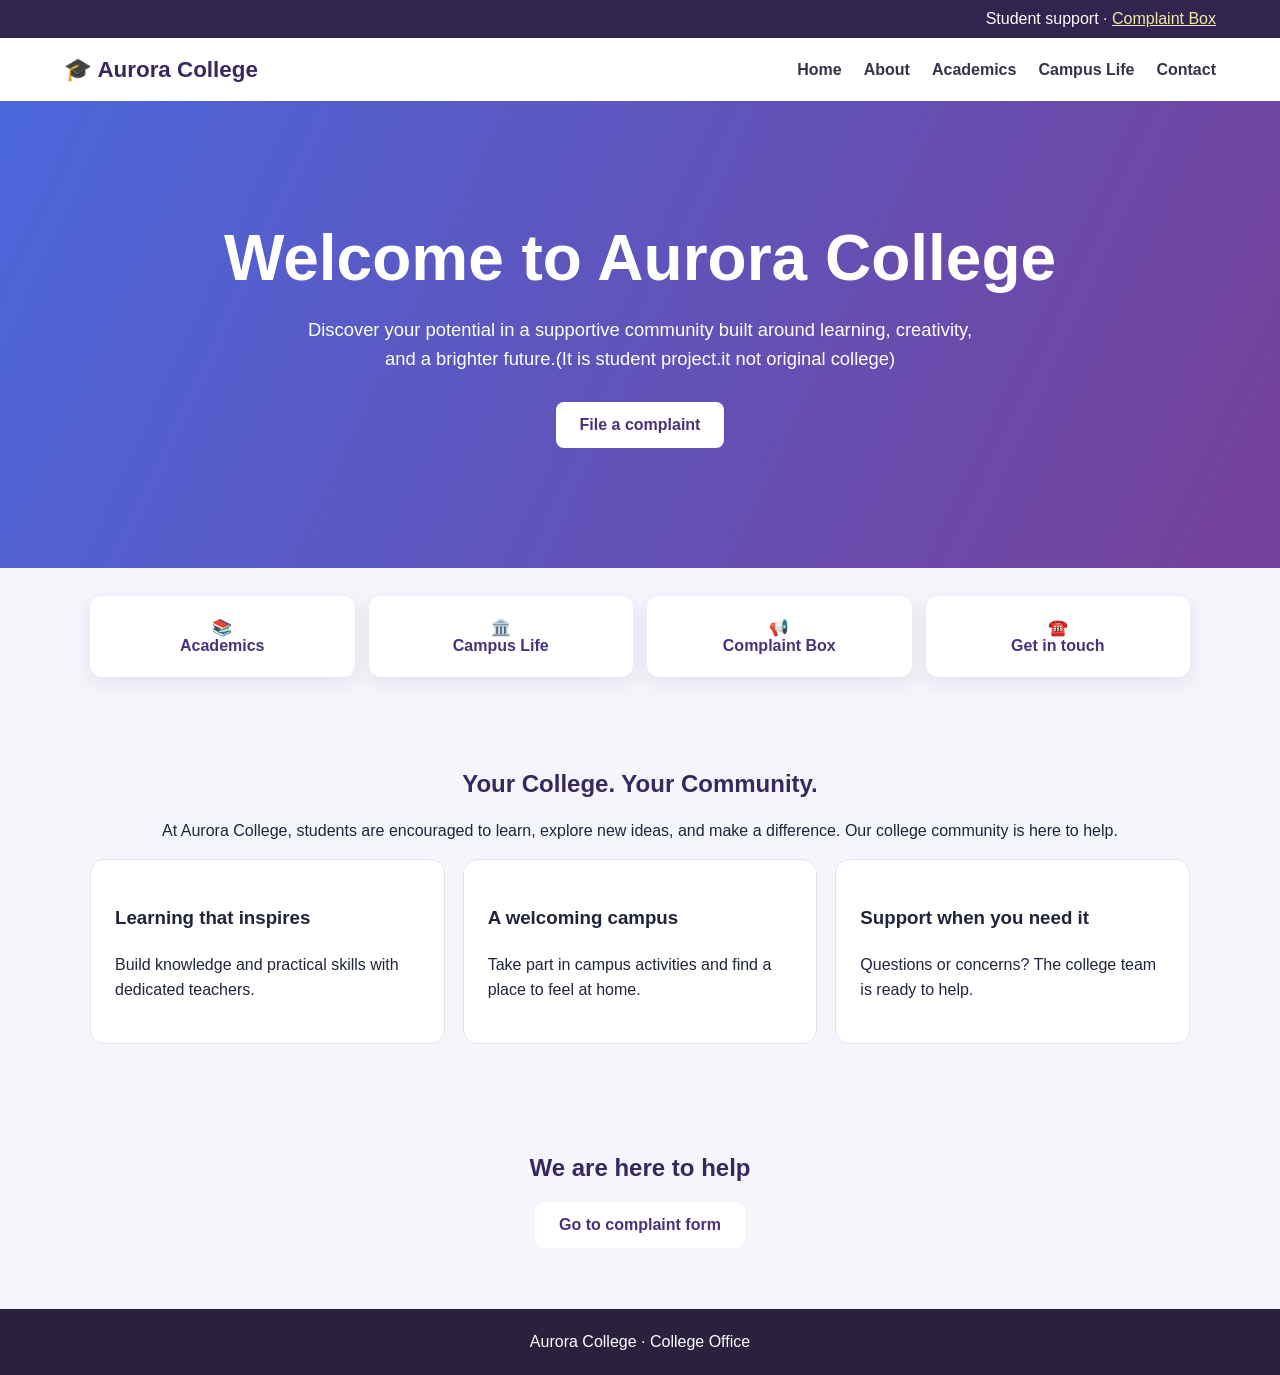
<file: index.html>
<!DOCTYPE html>
<html lang="en">
<head>
  <meta charset="UTF-8">
  <meta name="viewport" content="width=device-width, initial-scale=1">
  <title>Aurora College | Home</title>
  <link rel="stylesheet" href="abc.css">
</head>
<body>
  <div class="topbar">
    Student support · <a href="complain.html">Complaint Box</a>
  </div>

  <header>
    <a class="brand" href="home.html">🎓 Aurora College</a>

    <nav aria-label="Main navigation">
      <a href="home.html">Home</a>
      <a href="#about">About</a>
      <a href="#academics">Academics</a>
      <a href="#campus">Campus Life</a>
      <a href="complain.html">Contact</a>
    </nav>
  </header>

  <main>
    <section class="hero">
      <h1>Welcome to Aurora College</h1>
      <p>
        Discover your potential in a supportive community built around
        learning, creativity, and a brighter future.(It is student project.it not original college)
      </p>
      <a class="button" href="complain.html">File a complaint</a>
    </section>

    <section class="quick-links" aria-label="Student links">
      <a href="#academics">📚<br>Academics</a>
      <a href="#campus">🏛️<br>Campus Life</a>
      <a href="complain.html">📢<br>Complaint Box</a>
      <a href="#contact">☎️<br>Get in touch</a>
    </section>

    <section class="section" id="about">
      <h2>Your College. Your Community.</h2>
      <p style="text-align: center; line-height: 1.6">
        At Aurora College, students are encouraged to learn, explore new
        ideas, and make a difference. Our college community is here to help.
      </p>

      <div class="cards">
        <article class="card" id="academics">
          <h3>Learning that inspires</h3>
          <p>Build knowledge and practical skills with dedicated teachers.</p>
        </article>

        <article class="card" id="campus">
          <h3>A welcoming campus</h3>
          <p>Take part in campus activities and find a place to feel at home.</p>
        </article>

        <article class="card">
          <h3>Support when you need it</h3>
          <p>Questions or concerns? The college team is ready to help.</p>
        </article>
      </div>
    </section>

    <section class="section" id="contact">
      <h2>We are here to help</h2>
      <p style="text-align: center">
        <a class="button" href="complain.html">Go to complaint form</a>
      </p>
    </section>
  </main>

  <footer>
    Aurora College · College Office
  </footer>
</body>
</html>
</file>
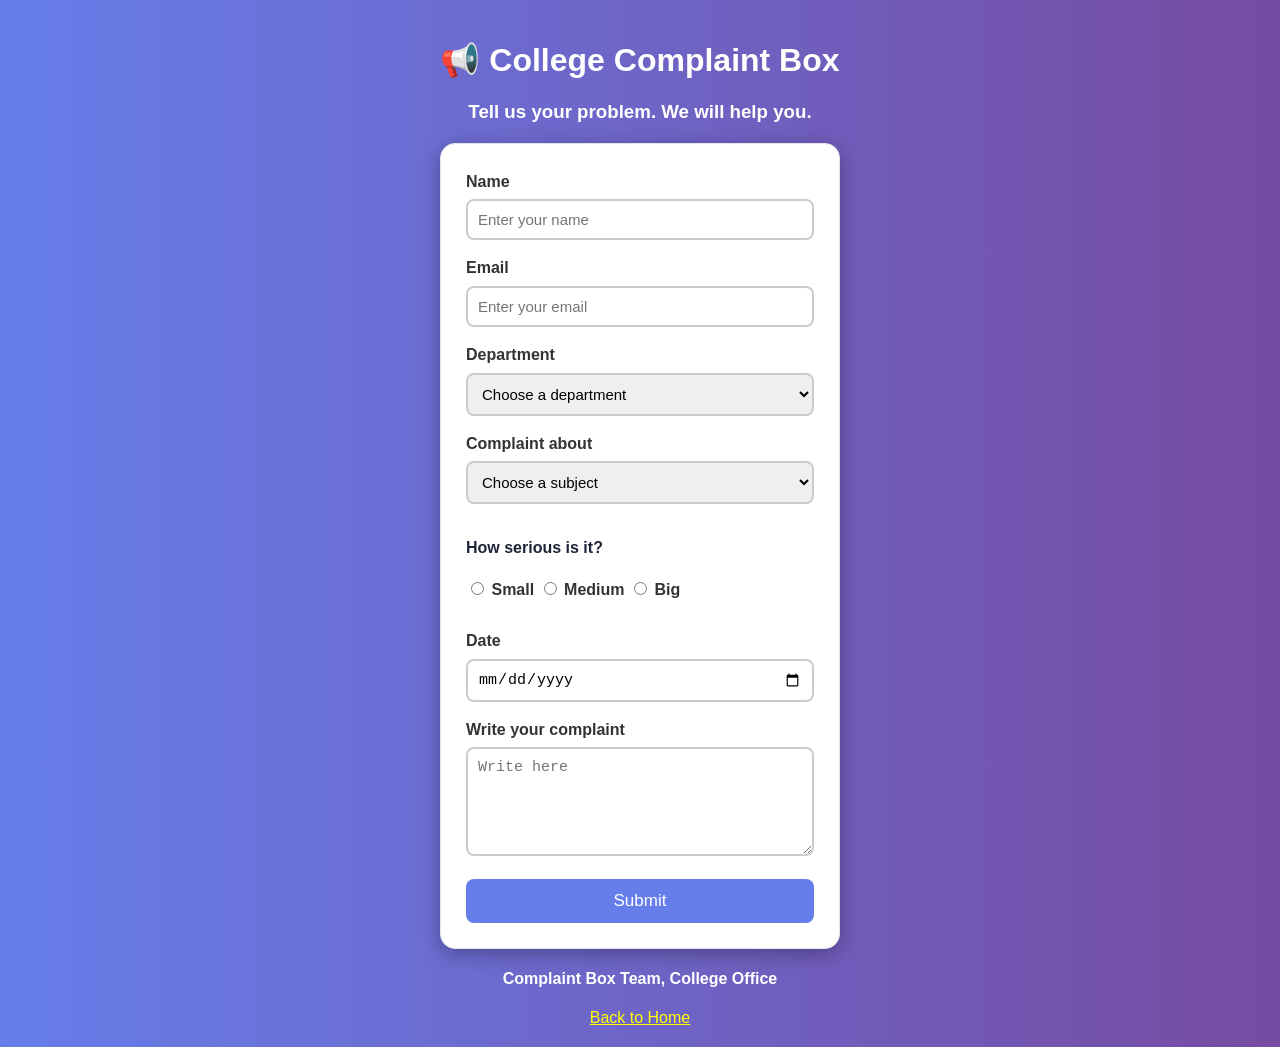
<file: complain.html>
<!DOCTYPE html>
<html lang="en">
<head>
  <meta charset="UTF-8">
  <meta name="viewport" content="width=device-width, initial-scale=1">
  <title>Complaint Box | Aurora College</title>
  <link rel="stylesheet" href="abc.css">
  <link rel="stylesheet" href="abc2.css">
</head>
<body>
  <div class="header">
    <h1>📢 College Complaint Box</h1>
    <h3>Tell us your problem. We will help you.</h3>
  </div>

  <div class="card">
    <form action="https://formspree.io/f/xeagjknr" method="POST">
      <label for="name">Name</label>
      <input type="text" id="name" name="name" placeholder="Enter your name" required>

      <label for="email">Email</label>
      <input type="email" id="email" name="email" placeholder="Enter your email" required>

      <label for="department">Department</label>
      <select id="department" name="department" required>
        <option value="">Choose a department</option>
        <option>CSE</option>
        <option>AI &amp; ML</option>
        <option>ECE</option>
        <option>EEE</option>
        <option>Civil</option>
        <option>IT</option>
      </select>

      <label for="subject">Complaint about</label>
      <select id="subject" name="subject" required>
        <option value="">Choose a subject</option>
        <option>Classroom</option>
        <option>Canteen</option>
        <option>Library</option>
        <option>Hostel</option>
        <option>Bus</option>
        <option>Other</option>
      </select>

      <p><strong>How serious is it?</strong></p>
      <input type="radio" id="small" name="level" value="Small" required>
      <label for="small">Small</label>

      <input type="radio" id="medium" name="level" value="Medium">
      <label for="medium">Medium</label>

      <input type="radio" id="big" name="level" value="Big">
      <label for="big">Big</label>

      <br><br>

      <label for="date">Date</label>
      <input type="date" id="date" name="date" required>

      <label for="complaint">Write your complaint</label>
      <textarea id="complaint" name="complaint" rows="5" placeholder="Write here" required></textarea>

      <button type="submit">Submit</button>
    </form>
  </div>

  <div class="footer">
    <h4>Complaint Box Team, College Office</h4>
    <a href="index.html">Back to Home</a>
  </div>
</body>
</html>
</file>
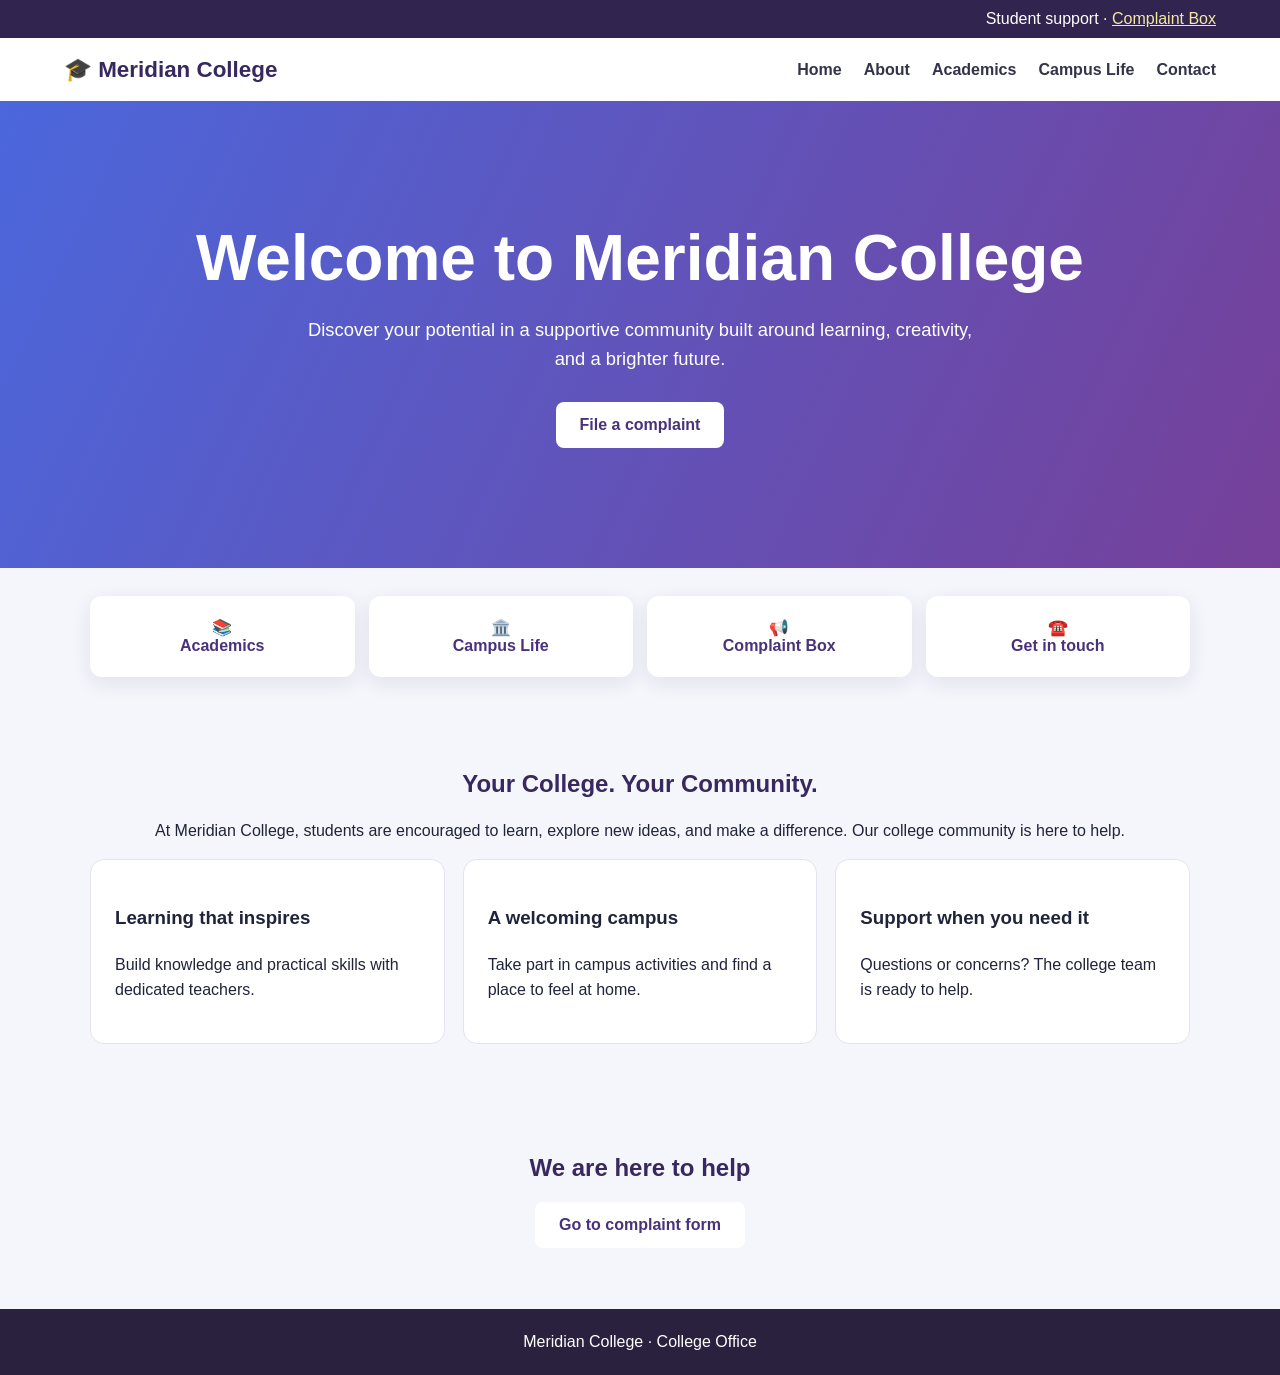
<file: home.html>
<!DOCTYPE html>
<html lang="en">
<head>
  <meta charset="UTF-8">
  <meta name="viewport" content="width=device-width, initial-scale=1">
  <title>Meridian College | Home</title>
  <link rel="stylesheet" href="abc.css">
</head>
<body>
  <div class="topbar">
    Student support · <a href="complain.html">Complaint Box</a>
  </div>

  <header>
    <a class="brand" href="home.html">🎓 Meridian College</a>

    <nav aria-label="Main navigation">
      <a href="home.html">Home</a>
      <a href="#about">About</a>
      <a href="#academics">Academics</a>
      <a href="#campus">Campus Life</a>
      <a href="complain.html">Contact</a>
    </nav>
  </header>

  <main>
    <section class="hero">
      <h1>Welcome to Meridian College</h1>
      <p>
        Discover your potential in a supportive community built around
        learning, creativity, and a brighter future.
      </p>
      <a class="button" href="complain.html">File a complaint</a>
    </section>

    <section class="quick-links" aria-label="Student links">
      <a href="#academics">📚<br>Academics</a>
      <a href="#campus">🏛️<br>Campus Life</a>
      <a href="complain.html">📢<br>Complaint Box</a>
      <a href="#contact">☎️<br>Get in touch</a>
    </section>

    <section class="section" id="about">
      <h2>Your College. Your Community.</h2>
      <p style="text-align: center; line-height: 1.6">
        At Meridian College, students are encouraged to learn, explore new
        ideas, and make a difference. Our college community is here to help.
      </p>

      <div class="cards">
        <article class="card" id="academics">
          <h3>Learning that inspires</h3>
          <p>Build knowledge and practical skills with dedicated teachers.</p>
        </article>

        <article class="card" id="campus">
          <h3>A welcoming campus</h3>
          <p>Take part in campus activities and find a place to feel at home.</p>
        </article>

        <article class="card">
          <h3>Support when you need it</h3>
          <p>Questions or concerns? The college team is ready to help.</p>
        </article>
      </div>
    </section>

    <section class="section" id="contact">
      <h2>We are here to help</h2>
      <p style="text-align: center">
        <a class="button" href="complain.html">Go to complaint form</a>
      </p>
    </section>
  </main>

  <footer>
    Meridian College · College Office
  </footer>
</body>
</html>
</file>
<file: abc.css>
* {
  box-sizing: border-box;
}

body {
  margin: 0;
  font-family: Arial, sans-serif;
  color: #20243a;
  background: #f5f6fc;
}

.topbar {
  padding: 10px 5%;
  background: #31244f;
  color: white;
  text-align: right;
}

.topbar a {
  color: #f4e8a3;
}

header {
  display: flex;
  align-items: center;
  justify-content: space-between;
  gap: 20px;
  padding: 18px 5%;
  background: white;
}

.brand {
  color: #38285f;
  font-size: 1.4rem;
  font-weight: bold;
  text-decoration: none;
}

nav {
  display: flex;
  flex-wrap: wrap;
  gap: 12px 22px;
}

nav a {
  color: #33334a;
  font-weight: bold;
  text-decoration: none;
}

.hero {
  padding: clamp(60px, 10vw, 120px) 6%;
  background: linear-gradient(115deg, #4b67dc, #764099);
  color: white;
  text-align: center;
}

.hero h1 {
  margin: 0;
  font-size: clamp(2.2rem, 6vw, 4rem);
}

.hero p {
  max-width: 680px;
  margin: 20px auto 28px;
  font-size: 1.15rem;
  line-height: 1.6;
}

.button {
  display: inline-block;
  padding: 14px 24px;
  border-radius: 8px;
  background: white;
  color: #49327a;
  font-weight: bold;
  text-decoration: none;
}

.quick-links {
  display: grid;
  grid-template-columns: repeat(4, 1fr);
  gap: 14px;
  width: min(1100px, 90%);
  margin: 28px auto;
}

.quick-links a {
  padding: 22px 12px;
  border-radius: 12px;
  background: white;
  color: #49327a;
  box-shadow: 0 6px 20px #211c4218;
  font-weight: bold;
  text-align: center;
  text-decoration: none;
}

.section {
  width: min(1100px, 90%);
  margin: auto;
  padding: 45px 0;
}

.section h2 {
  color: #38285f;
  text-align: center;
}

.cards {
  display: grid;
  grid-template-columns: repeat(3, 1fr);
  gap: 18px;
}

.card {
  padding: 24px;
  border: 1px solid #e5e2ef;
  border-radius: 14px;
  background: white;
  line-height: 1.6;
}

footer {
  padding: 24px;
  background: #29213e;
  color: white;
  text-align: center;
}

@media (max-width: 700px) {
  header {
    align-items: flex-start;
    flex-direction: column;
  }

  .quick-links {
    grid-template-columns: repeat(2, 1fr);
  }

  .cards {
    grid-template-columns: 1fr;
  }
}

@media (max-width: 380px) {
  .quick-links {
    width: 94%;
    gap: 8px;
  }

  .quick-links a {
    padding: 18px 8px;
    font-size: 0.9rem;
  }
}
</file>
<file: abc2.css>
body {
  background: linear-gradient(to right, #667eea, #764ba2);
  font-family: Arial, sans-serif;
  margin: 0;
  padding: 20px;
}

.header {
  text-align: center;
  color: white;
}

.card {
  background: white;
  width: min(400px, 100%);
  margin: 20px auto;
  padding: 25px;
  border-radius: 15px;
  box-shadow: 0 5px 20px rgba(0, 0, 0, 0.3);
}

label {
  font-weight: bold;
  color: #333;
}

input[type="text"],
input[type="email"],
input[type="date"],
select,
textarea {
  width: 100%;
  padding: 10px;
  margin: 5px 0 15px;
  border: 2px solid #ccc;
  border-radius: 8px;
  font-size: 15px;
  box-sizing: border-box;
}

input:focus,
select:focus,
textarea:focus {
  border-color: #667eea;
  outline: none;
}

button {
  background: #667eea;
  color: white;
  width: 100%;
  padding: 12px;
  border: none;
  border-radius: 8px;
  font-size: 17px;
  cursor: pointer;
}

button:hover {
  background: #764ba2;
}

.footer {
  text-align: center;
  color: white;
}

a {
  color: yellow;
}
</file>
